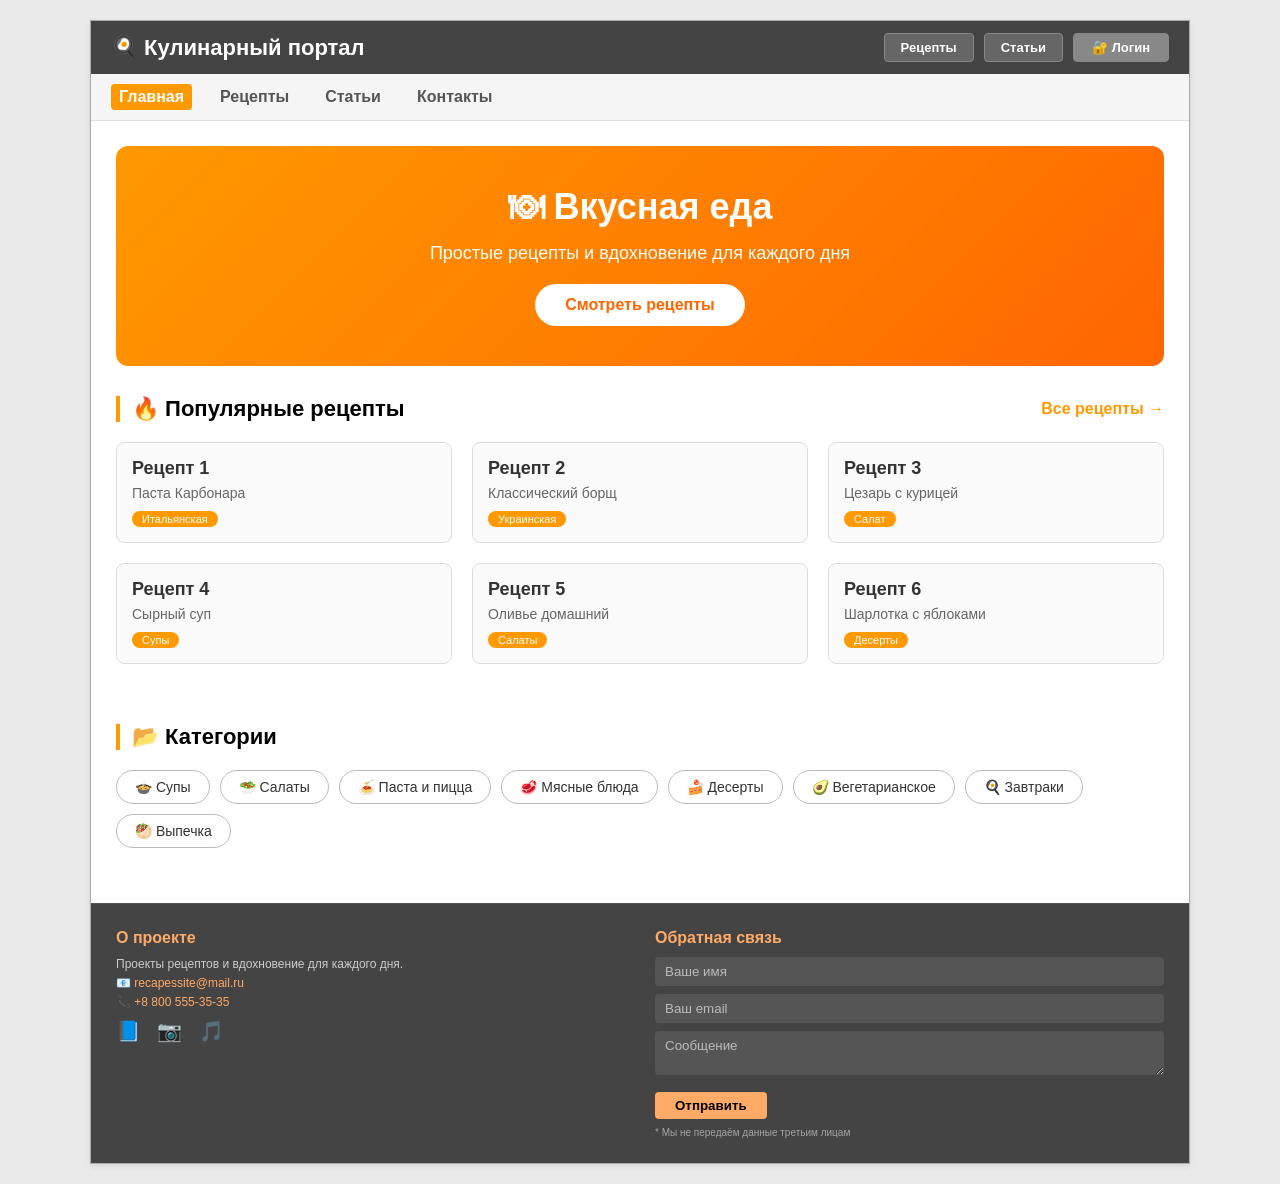
<file: index.html>
<!DOCTYPE html>
<html lang="ru">
<head>
    <meta charset="UTF-8">
    <meta name="viewport" content="width=device-width, initial-scale=1.0">
    <title>Кулинарный портал — Главная</title>
    <link rel="stylesheet" href="css/style.css">
</head>
<body>
    <div class="site">
        <!-- Шапка -->
        <header class="header">
            <div class="logo">🍳 Кулинарный портал</div>
            <div class="header-actions">
                <a href="recipes.html" class="nav-btn">Рецепты</a>
                <a href="articles.html" class="nav-btn">Статьи</a>
                <button class="login-btn" onclick="showLogin()">🔐 Логин</button>
            </div>
        </header>

        <!-- Навигация -->
        <nav class="nav">
            <a href="index.html" class="active">Главная</a>
            <a href="recipes.html">Рецепты</a>
            <a href="articles.html">Статьи</a>
            <a href="#footer">Контакты</a>
        </nav>

        <!-- Основной контент -->
        <main class="main-content">
            <!-- Баннер -->
            <section class="hero">
                <h1>🍽 Вкусная еда</h1>
                <p>Простые рецепты и вдохновение для каждого дня</p>
                <a href="recipes.html" class="hero-btn">Смотреть рецепты</a>
            </section>

            <!-- Популярные рецепты -->
            <section class="section">
                <div class="section-header">
                    <h2>🔥 Популярные рецепты</h2>
                    <a href="recipes.html" class="section-link">Все рецепты →</a>
                </div>
                <div class="recipes-grid">
                    <div class="recipe-card">
                        <h3>Рецепт 1</h3>
                        <p>Паста Карбонара</p>
                        <span class="recipe-tag">Итальянская</span>
                    </div>
                    <div class="recipe-card">
                        <h3>Рецепт 2</h3>
                        <p>Классический борщ</p>
                        <span class="recipe-tag">Украинская</span>
                    </div>
                    <div class="recipe-card">
                        <h3>Рецепт 3</h3>
                        <p>Цезарь с курицей</p>
                        <span class="recipe-tag">Салат</span>
                    </div>
                    <div class="recipe-card">
                        <h3>Рецепт 4</h3>
                        <p>Сырный суп</p>
                        <span class="recipe-tag">Супы</span>
                    </div>
                    <div class="recipe-card">
                        <h3>Рецепт 5</h3>
                        <p>Оливье домашний</p>
                        <span class="recipe-tag">Салаты</span>
                    </div>
                    <div class="recipe-card">
                        <h3>Рецепт 6</h3>
                        <p>Шарлотка с яблоками</p>
                        <span class="recipe-tag">Десерты</span>
                    </div>
                </div>
            </section>

            <!-- Категории -->
            <section class="section categories-section">
                <div class="section-header">
                    <h2>📂 Категории</h2>
                </div>
                <div class="categories-list">
                    <a href="#" class="category-item">🍲 Супы</a>
                    <a href="#" class="category-item">🥗 Салаты</a>
                    <a href="#" class="category-item">🍝 Паста и пицца</a>
                    <a href="#" class="category-item">🥩 Мясные блюда</a>
                    <a href="#" class="category-item">🍰 Десерты</a>
                    <a href="#" class="category-item">🥑 Вегетарианское</a>
                    <a href="#" class="category-item">🍳 Завтраки</a>
                    <a href="#" class="category-item">🥙 Выпечка</a>
                </div>
            </section>
        </main>

        <!-- Футер -->
        <footer id="footer" class="footer">
            <div class="footer-info">
                <h4>О проекте</h4>
                <p>Проекты рецептов и вдохновение для каждого дня.</p>
                <p>📧 <a href="mailto:recapessite@mail.ru">recapessite@mail.ru</a></p>
                <p>📞 <a href="tel:+88005553535">+8 800 555-35-35</a></p>
                <div class="social">
                    <span>📘</span>
                    <span>📷</span>
                    <span>🎵</span>
                </div>
            </div>

            <div class="footer-form">
                <h4>Обратная связь</h4>
                <form onsubmit="submitFeedback(event)">
                    <div class="form-group">
                        <input type="text" id="name" placeholder="Ваше имя" required>
                    </div>
                    <div class="form-group">
                        <input type="email" id="email" placeholder="Ваш email" required>
                    </div>
                    <div class="form-group">
                        <textarea id="message" rows="2" placeholder="Сообщение" required></textarea>
                    </div>
                    <button type="submit">Отправить</button>
                </form>
                <p style="font-size: 10px; margin-top: 8px; opacity: 0.7;">* Мы не передаём данные третьим лицам</p>
            </div>
        </footer>
    </div>

    <script src="js/main.js"></script>
</body>
</html>
</file>
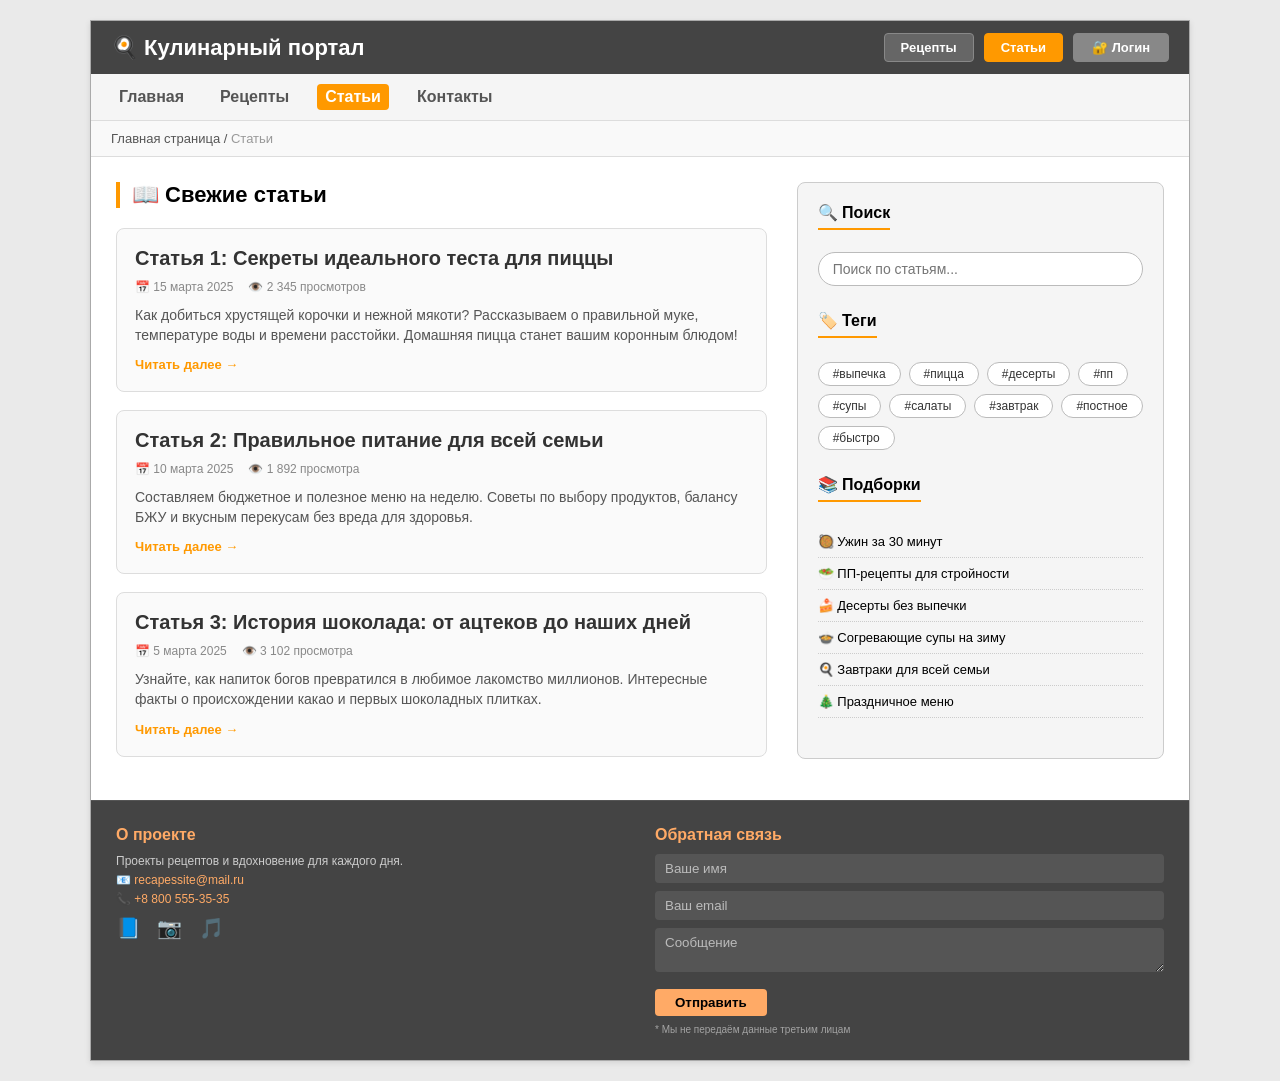
<file: articles.html>
<!DOCTYPE html>
<html lang="ru">
<head>
    <meta charset="UTF-8">
    <meta name="viewport" content="width=device-width, initial-scale=1.0">
    <title>Кулинарный портал — Статьи</title>
    <link rel="stylesheet" href="css/style.css">
</head>
<body>
    <div class="site">
        <!-- Шапка -->
        <header class="header">
            <div class="logo">🍳 Кулинарный портал</div>
            <div class="header-actions">
                <a href="recipes.html" class="nav-btn">Рецепты</a>
                <a href="articles.html" class="nav-btn active">Статьи</a>
                <button class="login-btn" onclick="showLogin()">🔐 Логин</button>
            </div>
        </header>

        <!-- Навигация -->
        <nav class="nav">
            <a href="index.html">Главная</a>
            <a href="recipes.html">Рецепты</a>
            <a href="articles.html" class="active">Статьи</a>
            <a href="index.html#footer">Контакты</a>
        </nav>

        <!-- Хлебные крошки -->
        <div class="breadcrumbs">
            <a href="index.html">Главная страница</a> / <span>Статьи</span>
        </div>

        <!-- Основной контент -->
        <div class="main-content">
            <!-- Статьи -->
            <section class="articles-section">
                <div class="section-header">
                    <h2>📖 Свежие статьи</h2>
                </div>
                
                <div class="article-card" onclick="showArticle('Секреты идеального теста для пиццы')">
                    <h3>Статья 1: Секреты идеального теста для пиццы</h3>
                    <div class="article-meta">
                        <span>📅 15 марта 2025</span>
                        <span>👁️ 2 345 просмотров</span>
                    </div>
                    <p>Как добиться хрустящей корочки и нежной мякоти? Рассказываем о правильной муке, температуре воды и времени расстойки. Домашняя пицца станет вашим коронным блюдом!</p>
                    <span class="read-more">Читать далее →</span>
                </div>
                
                <div class="article-card" onclick="showArticle('Правильное питание для всей семьи')">
                    <h3>Статья 2: Правильное питание для всей семьи</h3>
                    <div class="article-meta">
                        <span>📅 10 марта 2025</span>
                        <span>👁️ 1 892 просмотра</span>
                    </div>
                    <p>Составляем бюджетное и полезное меню на неделю. Советы по выбору продуктов, балансу БЖУ и вкусным перекусам без вреда для здоровья.</p>
                    <span class="read-more">Читать далее →</span>
                </div>
                
                <div class="article-card" onclick="showArticle('История шоколада: от ацтеков до наших дней')">
                    <h3>Статья 3: История шоколада: от ацтеков до наших дней</h3>
                    <div class="article-meta">
                        <span>📅 5 марта 2025</span>
                        <span>👁️ 3 102 просмотра</span>
                    </div>
                    <p>Узнайте, как напиток богов превратился в любимое лакомство миллионов. Интересные факты о происхождении какао и первых шоколадных плитках.</p>
                    <span class="read-more">Читать далее →</span>
                </div>
            </section>

            <!-- Сайдбар: поиск, теги, подборки -->
            <aside class="sidebar">
                <!-- Поиск -->
                <div class="search-box">
                    <div class="sidebar-title">🔍 Поиск</div>
                    <input type="text" class="search-input" placeholder="Поиск по статьям..." oninput="searchArticles(this.value)">
                </div>

                <!-- Теги -->
                <div class="tags-block">
                    <div class="sidebar-title">🏷️ Теги</div>
                    <div class="tags-list">
                        <span class="tag">#выпечка</span>
                        <span class="tag">#пицца</span>
                        <span class="tag">#десерты</span>
                        <span class="tag">#пп</span>
                        <span class="tag">#супы</span>
                        <span class="tag">#салаты</span>
                        <span class="tag">#завтрак</span>
                        <span class="tag">#постное</span>
                        <span class="tag">#быстро</span>
                    </div>
                </div>

                <!-- Подборки -->
                <div class="collections-block">
                    <div class="sidebar-title">📚 Подборки</div>
                    <ul class="collection-list">
                        <li>🥘 Ужин за 30 минут</li>
                        <li>🥗 ПП-рецепты для стройности</li>
                        <li>🍰 Десерты без выпечки</li>
                        <li>🍲 Согревающие супы на зиму</li>
                        <li>🍳 Завтраки для всей семьи</li>
                        <li>🎄 Праздничное меню</li>
                    </ul>
                </div>
            </aside>
        </div>

        <!-- Футер -->
        <footer class="footer">
            <div class="footer-info">
                <h4>О проекте</h4>
                <p>Проекты рецептов и вдохновение для каждого дня.</p>
                <p>📧 <a href="mailto:recapessite@mail.ru">recapessite@mail.ru</a></p>
                <p>📞 <a href="tel:+88005553535">+8 800 555-35-35</a></p>
                <div class="social">
                    <span>📘</span>
                    <span>📷</span>
                    <span>🎵</span>
                </div>
            </div>

            <div class="footer-form">
                <h4>Обратная связь</h4>
                <form onsubmit="submitFeedback(event)">
                    <div class="form-group">
                        <input type="text" id="name3" placeholder="Ваше имя" required>
                    </div>
                    <div class="form-group">
                        <input type="email" id="email3" placeholder="Ваш email" required>
                    </div>
                    <div class="form-group">
                        <textarea id="message3" rows="2" placeholder="Сообщение" required></textarea>
                    </div>
                    <button type="submit">Отправить</button>
                </form>
                <p style="font-size: 10px; margin-top: 8px; opacity: 0.7;">* Мы не передаём данные третьим лицам</p>
            </div>
        </footer>
    </div>

    <script src="js/main.js"></script>
</body>
</html>
</file>
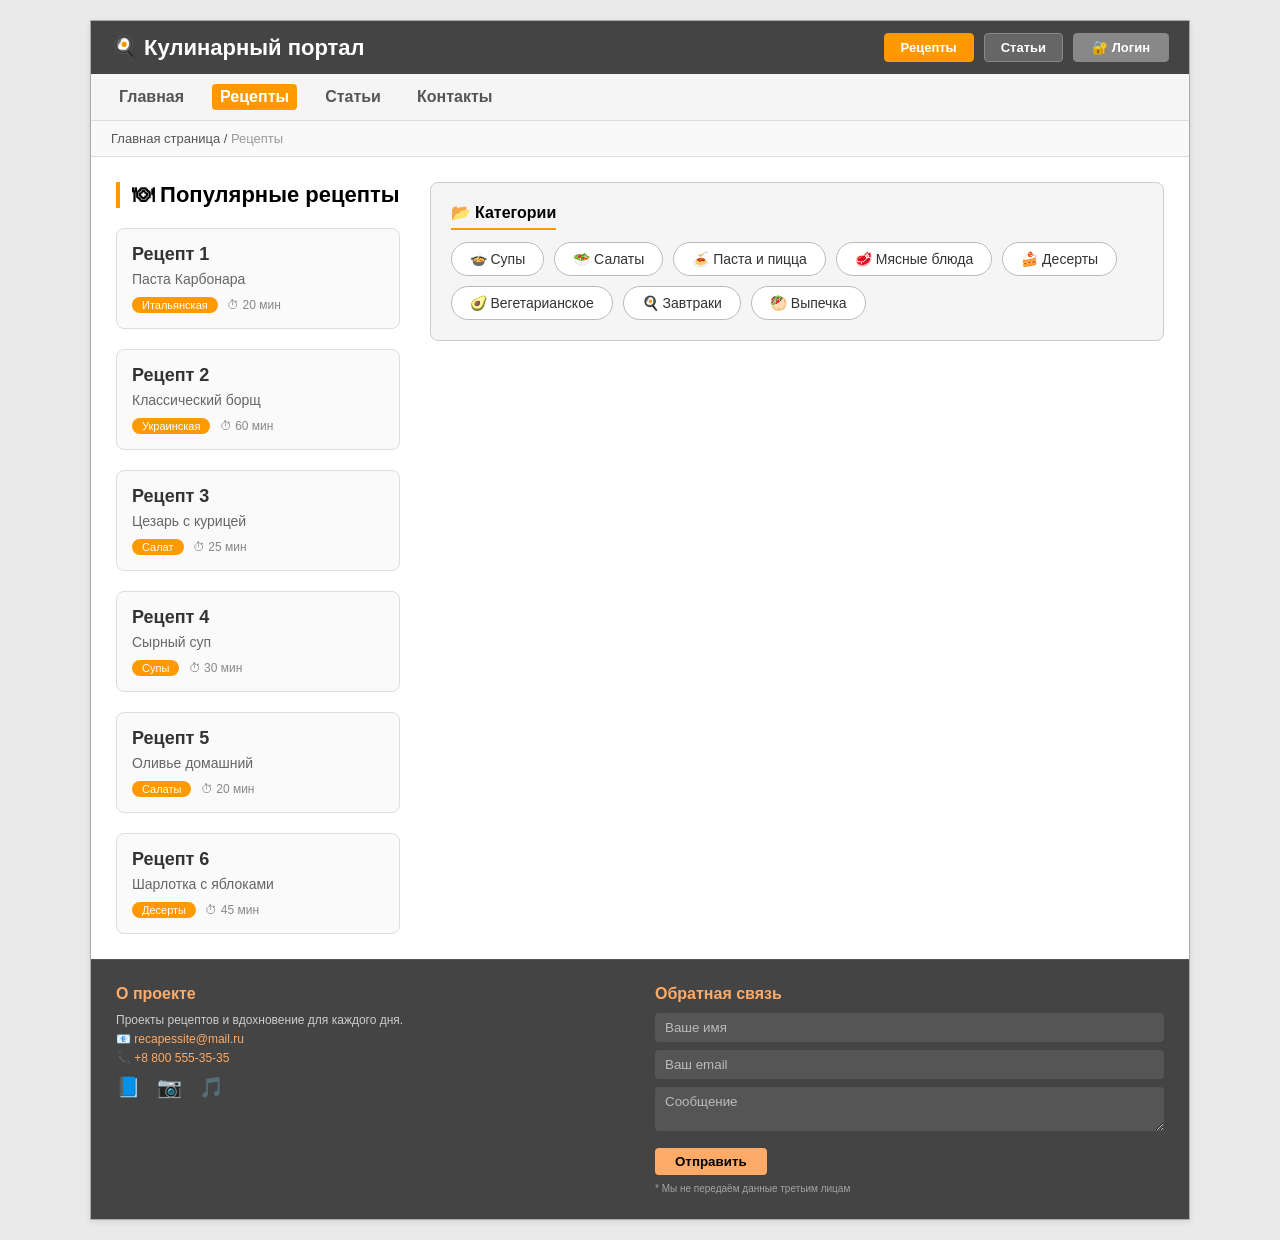
<file: recipes.html>
<!DOCTYPE html>
<html lang="ru">
<head>
    <meta charset="UTF-8">
    <meta name="viewport" content="width=device-width, initial-scale=1.0">
    <title>Кулинарный портал — Рецепты</title>
    <link rel="stylesheet" href="css/style.css">
</head>
<body>
    <div class="site">
        <!-- Шапка -->
        <header class="header">
            <div class="logo">🍳 Кулинарный портал</div>
            <div class="header-actions">
                <a href="recipes.html" class="nav-btn active">Рецепты</a>
                <a href="articles.html" class="nav-btn">Статьи</a>
                <button class="login-btn" onclick="showLogin()">🔐 Логин</button>
            </div>
        </header>

        <!-- Навигация -->
        <nav class="nav">
            <a href="index.html">Главная</a>
            <a href="recipes.html" class="active">Рецепты</a>
            <a href="articles.html">Статьи</a>
            <a href="index.html#footer">Контакты</a>
        </nav>

        <!-- Хлебные крошки -->
        <div class="breadcrumbs">
            <a href="index.html">Главная страница</a> / <span>Рецепты</span>
        </div>

        <!-- Основной контент -->
        <div class="main-content">
            <!-- Рецепты -->
            <section class="recipes-section">
                <div class="section-header">
                    <h2>🍽 Популярные рецепты</h2>
                </div>
                
                <div class="recipes-grid">
                    <div class="recipe-card" onclick="showRecipe('Паста Карбонара', 'Итальянская классика с беконом, яйцом и пармезаном')">
                        <h3>Рецепт 1</h3>
                        <p>Паста Карбонара</p>
                        <span class="recipe-tag">Итальянская</span>
                        <span class="recipe-time">⏱ 20 мин</span>
                    </div>
                    <div class="recipe-card" onclick="showRecipe('Классический борщ', 'Наваристый суп со свеклой, капустой и мясом')">
                        <h3>Рецепт 2</h3>
                        <p>Классический борщ</p>
                        <span class="recipe-tag">Украинская</span>
                        <span class="recipe-time">⏱ 60 мин</span>
                    </div>
                    <div class="recipe-card" onclick="showRecipe('Цезарь с курицей', 'Салат с хрустящими гренками, пармезаном и соусом Цезарь')">
                        <h3>Рецепт 3</h3>
                        <p>Цезарь с курицей</p>
                        <span class="recipe-tag">Салат</span>
                        <span class="recipe-time">⏱ 25 мин</span>
                    </div>
                    <div class="recipe-card" onclick="showRecipe('Сырный суп', 'Нежный крем-суп с плавленым сыром и грибами')">
                        <h3>Рецепт 4</h3>
                        <p>Сырный суп</p>
                        <span class="recipe-tag">Супы</span>
                        <span class="recipe-time">⏱ 30 мин</span>
                    </div>
                    <div class="recipe-card" onclick="showRecipe('Оливье домашний', 'Классический новогодний салат с колбасой и огурцами')">
                        <h3>Рецепт 5</h3>
                        <p>Оливье домашний</p>
                        <span class="recipe-tag">Салаты</span>
                        <span class="recipe-time">⏱ 20 мин</span>
                    </div>
                    <div class="recipe-card" onclick="showRecipe('Шарлотка с яблоками', 'Пышный яблочный пирог, который готовится за 15 минут')">
                        <h3>Рецепт 6</h3>
                        <p>Шарлотка с яблоками</p>
                        <span class="recipe-tag">Десерты</span>
                        <span class="recipe-time">⏱ 45 мин</span>
                    </div>
                </div>
            </section>

            <!-- Категории (сайдбар) -->
            <aside class="sidebar">
                <div class="sidebar-title">📂 Категории</div>
                <div class="categories-list">
                    <a href="#" class="category-item">🍲 Супы</a>
                    <a href="#" class="category-item">🥗 Салаты</a>
                    <a href="#" class="category-item">🍝 Паста и пицца</a>
                    <a href="#" class="category-item">🥩 Мясные блюда</a>
                    <a href="#" class="category-item">🍰 Десерты</a>
                    <a href="#" class="category-item">🥑 Вегетарианское</a>
                    <a href="#" class="category-item">🍳 Завтраки</a>
                    <a href="#" class="category-item">🥙 Выпечка</a>
                </div>
            </aside>
        </div>

        <!-- Футер -->
        <footer class="footer">
            <div class="footer-info">
                <h4>О проекте</h4>
                <p>Проекты рецептов и вдохновение для каждого дня.</p>
                <p>📧 <a href="mailto:recapessite@mail.ru">recapessite@mail.ru</a></p>
                <p>📞 <a href="tel:+88005553535">+8 800 555-35-35</a></p>
                <div class="social">
                    <span>📘</span>
                    <span>📷</span>
                    <span>🎵</span>
                </div>
            </div>

            <div class="footer-form">
                <h4>Обратная связь</h4>
                <form onsubmit="submitFeedback(event)">
                    <div class="form-group">
                        <input type="text" id="name2" placeholder="Ваше имя" required>
                    </div>
                    <div class="form-group">
                        <input type="email" id="email2" placeholder="Ваш email" required>
                    </div>
                    <div class="form-group">
                        <textarea id="message2" rows="2" placeholder="Сообщение" required></textarea>
                    </div>
                    <button type="submit">Отправить</button>
                </form>
                <p style="font-size: 10px; margin-top: 8px; opacity: 0.7;">* Мы не передаём данные третьим лицам</p>
            </div>
        </footer>
    </div>

    <script src="js/main.js"></script>
</body>
</html>
</file>
<file: css/style.css>
/* Сброс и базовые стили */
* {
    margin: 0;
    padding: 0;
    box-sizing: border-box;
}

body {
    background: #eaeaea;
    font-family: Arial, Helvetica, sans-serif;
    padding: 20px;
}

/* Основной контейнер */
.site {
    max-width: 1100px;
    margin: 0 auto;
    background: white;
    border: 1px solid #aaa;
    box-shadow: 0 2px 6px rgba(0,0,0,0.1);
}

/* Шапка */
.header {
    background: #444;
    padding: 12px 20px;
    display: flex;
    justify-content: space-between;
    align-items: center;
    flex-wrap: wrap;
    gap: 15px;
}

.logo {
    color: white;
    font-size: 22px;
    font-weight: bold;
}

.header-actions {
    display: flex;
    gap: 10px;
    flex-wrap: wrap;
}

.nav-btn {
    background: #666;
    padding: 6px 16px;
    border-radius: 4px;
    font-size: 13px;
    font-weight: bold;
    color: white;
    text-decoration: none;
    display: inline-block;
    border: 1px solid #888;
    transition: 0.2s;
}

.nav-btn:hover {
    background: #777;
}

.nav-btn.active {
    background: #ff9900;
    border-color: #ff9900;
}

.login-btn {
    background: #888;
    padding: 6px 18px;
    border-radius: 4px;
    font-size: 13px;
    font-weight: bold;
    color: white;
    border: 1px solid #888;
    cursor: pointer;
    transition: 0.2s;
}

.login-btn:hover {
    background: #999;
}

/* Навигация */
.nav {
    background: #f5f5f5;
    padding: 10px 20px;
    border-bottom: 1px solid #ddd;
    display: flex;
    gap: 20px;
    flex-wrap: wrap;
}

.nav a {
    color: #555;
    text-decoration: none;
    font-weight: bold;
    padding: 4px 8px;
    border-radius: 4px;
    transition: 0.2s;
}

.nav a:hover {
    background: #ddd;
}

.nav a.active {
    background: #ff9900;
    color: white;
}

/* Хлебные крошки */
.breadcrumbs {
    background: #f9f9f9;
    padding: 10px 20px;
    font-size: 13px;
    color: #555;
    border-bottom: 1px solid #ddd;
}

.breadcrumbs a {
    color: #555;
    text-decoration: none;
}

.breadcrumbs a:hover {
    text-decoration: underline;
}

.breadcrumbs span {
    color: #999;
}

/* Основной контент */
.main-content {
    display: flex;
    gap: 30px;
    padding: 25px;
    flex-wrap: wrap;
}

/* Герой-секция */
.hero {
    background: linear-gradient(135deg, #ff9900, #ff6600);
    color: white;
    padding: 40px 30px;
    border-radius: 12px;
    text-align: center;
    width: 100%;
}

.hero h1 {
    font-size: 36px;
    margin-bottom: 15px;
}

.hero p {
    font-size: 18px;
    margin-bottom: 20px;
}

.hero-btn {
    background: white;
    color: #ff6600;
    padding: 12px 30px;
    border-radius: 30px;
    text-decoration: none;
    font-weight: bold;
    transition: 0.2s;
    display: inline-block;
}

.hero-btn:hover {
    transform: scale(1.05);
}

/* Секции */
.section {
    width: 100%;
    margin-bottom: 30px;
}

.section-header {
    display: flex;
    justify-content: space-between;
    align-items: center;
    margin-bottom: 20px;
    padding-left: 12px;
    border-left: 4px solid #ff9900;
    flex-wrap: wrap;
    gap: 10px;
}

.section-header h2 {
    font-size: 22px;
    font-weight: bold;
}

.section-link {
    color: #ff9900;
    text-decoration: none;
    font-weight: bold;
}

.section-link:hover {
    text-decoration: underline;
}

/* Сетка рецептов */
.recipes-grid {
    display: grid;
    grid-template-columns: repeat(auto-fill, minmax(250px, 1fr));
    gap: 20px;
}

.recipe-card {
    background: #fafafa;
    border: 1px solid #ddd;
    border-radius: 8px;
    padding: 15px;
    transition: 0.2s;
    cursor: pointer;
}

.recipe-card:hover {
    transform: translateY(-5px);
    box-shadow: 0 5px 15px rgba(0,0,0,0.1);
}

.recipe-card h3 {
    font-size: 18px;
    margin-bottom: 6px;
    color: #333;
}

.recipe-card p {
    font-size: 14px;
    color: #666;
    margin-bottom: 8px;
}

.recipe-tag {
    display: inline-block;
    background: #ff9900;
    color: white;
    padding: 2px 10px;
    border-radius: 12px;
    font-size: 11px;
    margin-right: 5px;
}

.recipe-time {
    display: inline-block;
    font-size: 12px;
    color: #888;
}

/* Категории */
.categories-section {
    width: 100%;
}

.categories-list {
    display: flex;
    flex-wrap: wrap;
    gap: 10px;
}

.category-item {
    background: white;
    border: 1px solid #bbb;
    padding: 8px 18px;
    border-radius: 25px;
    font-size: 14px;
    color: #333;
    text-decoration: none;
    transition: 0.2s;
}

.category-item:hover {
    background: #ff9900;
    color: white;
    border-color: #ff9900;
}

/* Сайдбар */
.sidebar {
    flex: 1;
    min-width: 240px;
    background: #f5f5f5;
    border: 1px solid #ccc;
    border-radius: 8px;
    padding: 20px;
    align-self: start;
}

.sidebar-title {
    font-weight: bold;
    font-size: 16px;
    margin-bottom: 12px;
    padding-bottom: 6px;
    border-bottom: 2px solid #ff9900;
    display: inline-block;
}

/* Поиск */
.search-box {
    margin-bottom: 25px;
}

.search-input {
    width: 100%;
    padding: 8px 14px;
    border: 1px solid #bbb;
    border-radius: 30px;
    font-size: 14px;
    font-family: Arial, sans-serif;
    margin-top: 10px;
}

/* Теги */
.tags-block {
    margin-bottom: 25px;
}

.tags-list {
    display: flex;
    flex-wrap: wrap;
    gap: 8px;
    margin-top: 12px;
}

.tag {
    background: white;
    border: 1px solid #bbb;
    padding: 4px 14px;
    border-radius: 20px;
    font-size: 12px;
    color: #333;
    cursor: pointer;
    transition: 0.2s;
}

.tag:hover {
    background: #ff9900;
    color: white;
    border-color: #ff9900;
}

/* Подборки */
.collections-block {
    margin-bottom: 20px;
}

.collection-list {
    list-style: none;
    margin-top: 12px;
}

.collection-list li {
    padding: 8px 0;
    font-size: 13px;
    border-bottom: 1px dotted #ccc;
    cursor: pointer;
    transition: 0.2s;
}

.collection-list li:hover {
    color: #ff9900;
    padding-left: 10px;
}

/* Статьи */
.articles-section {
    flex: 2;
    min-width: 250px;
}

.article-card {
    background: #fafafa;
    border: 1px solid #ddd;
    border-radius: 8px;
    padding: 18px;
    margin-bottom: 18px;
    cursor: pointer;
    transition: 0.2s;
}

.article-card:hover {
    transform: translateY(-3px);
    box-shadow: 0 3px 10px rgba(0,0,0,0.08);
}

.article-card h3 {
    font-size: 20px;
    margin-bottom: 10px;
    color: #333;
}

.article-meta {
    font-size: 12px;
    color: #888;
    margin-bottom: 12px;
    display: flex;
    gap: 15px;
    flex-wrap: wrap;
}

.article-card p {
    font-size: 14px;
    color: #555;
    line-height: 1.4;
}

.read-more {
    display: inline-block;
    margin-top: 12px;
    font-size: 13px;
    color: #ff9900;
    text-decoration: none;
    font-weight: bold;
}

.read-more:hover {
    text-decoration: underline;
}

/* Футер */
.footer {
    background: #444;
    color: #ccc;
    padding: 25px;
    display: flex;
    flex-wrap: wrap;
    gap: 30px;
    border-top: 1px solid #555;
}

.footer-info {
    flex: 1;
    min-width: 180px;
}

.footer-info h4 {
    color: #ffaa66;
    margin-bottom: 10px;
    font-size: 16px;
}

.footer-info p {
    font-size: 12px;
    margin: 5px 0;
}

.footer-info a {
    color: #ffaa66;
    text-decoration: none;
}

.footer-info a:hover {
    text-decoration: underline;
}

.social {
    margin-top: 10px;
}

.social span {
    margin-right: 12px;
    font-size: 20px;
    cursor: pointer;
    transition: 0.2s;
}

.social span:hover {
    color: #ffaa66;
}

.footer-form {
    flex: 1;
    min-width: 200px;
}

.footer-form h4 {
    color: #ffaa66;
    margin-bottom: 10px;
    font-size: 16px;
}

.form-group {
    margin-bottom: 8px;
}

.footer-form input,
.footer-form textarea {
    width: 100%;
    padding: 7px 10px;
    border: none;
    border-radius: 4px;
    background: #555;
    color: white;
    font-family: Arial, sans-serif;
}

.footer-form input::placeholder,
.footer-form textarea::placeholder {
    color: #bbb;
}

.footer-form button {
    background: #ffaa66;
    border: none;
    padding: 6px 20px;
    border-radius: 4px;
    font-weight: bold;
    margin-top: 5px;
    cursor: pointer;
    transition: 0.2s;
}

.footer-form button:hover {
    background: #ff9900;
    transform: scale(0.98);
}

/* Адаптивность */
@media (max-width: 750px) {
    body {
        padding: 10px;
    }
    
    .main-content {
        flex-direction: column;
        padding: 15px;
    }
    
    .sidebar {
        width: 100%;
    }
    
    .recipes-grid {
        grid-template-columns: 1fr;
    }
    
    .footer {
        flex-direction: column;
    }
    
    .header {
        flex-direction: column;
        align-items: stretch;
        text-align: center;
    }
    
    .header-actions {
        justify-content: center;
    }
    
    .hero h1 {
        font-size: 28px;
    }
    
    .hero p {
        font-size: 16px;
    }
}
</file>
